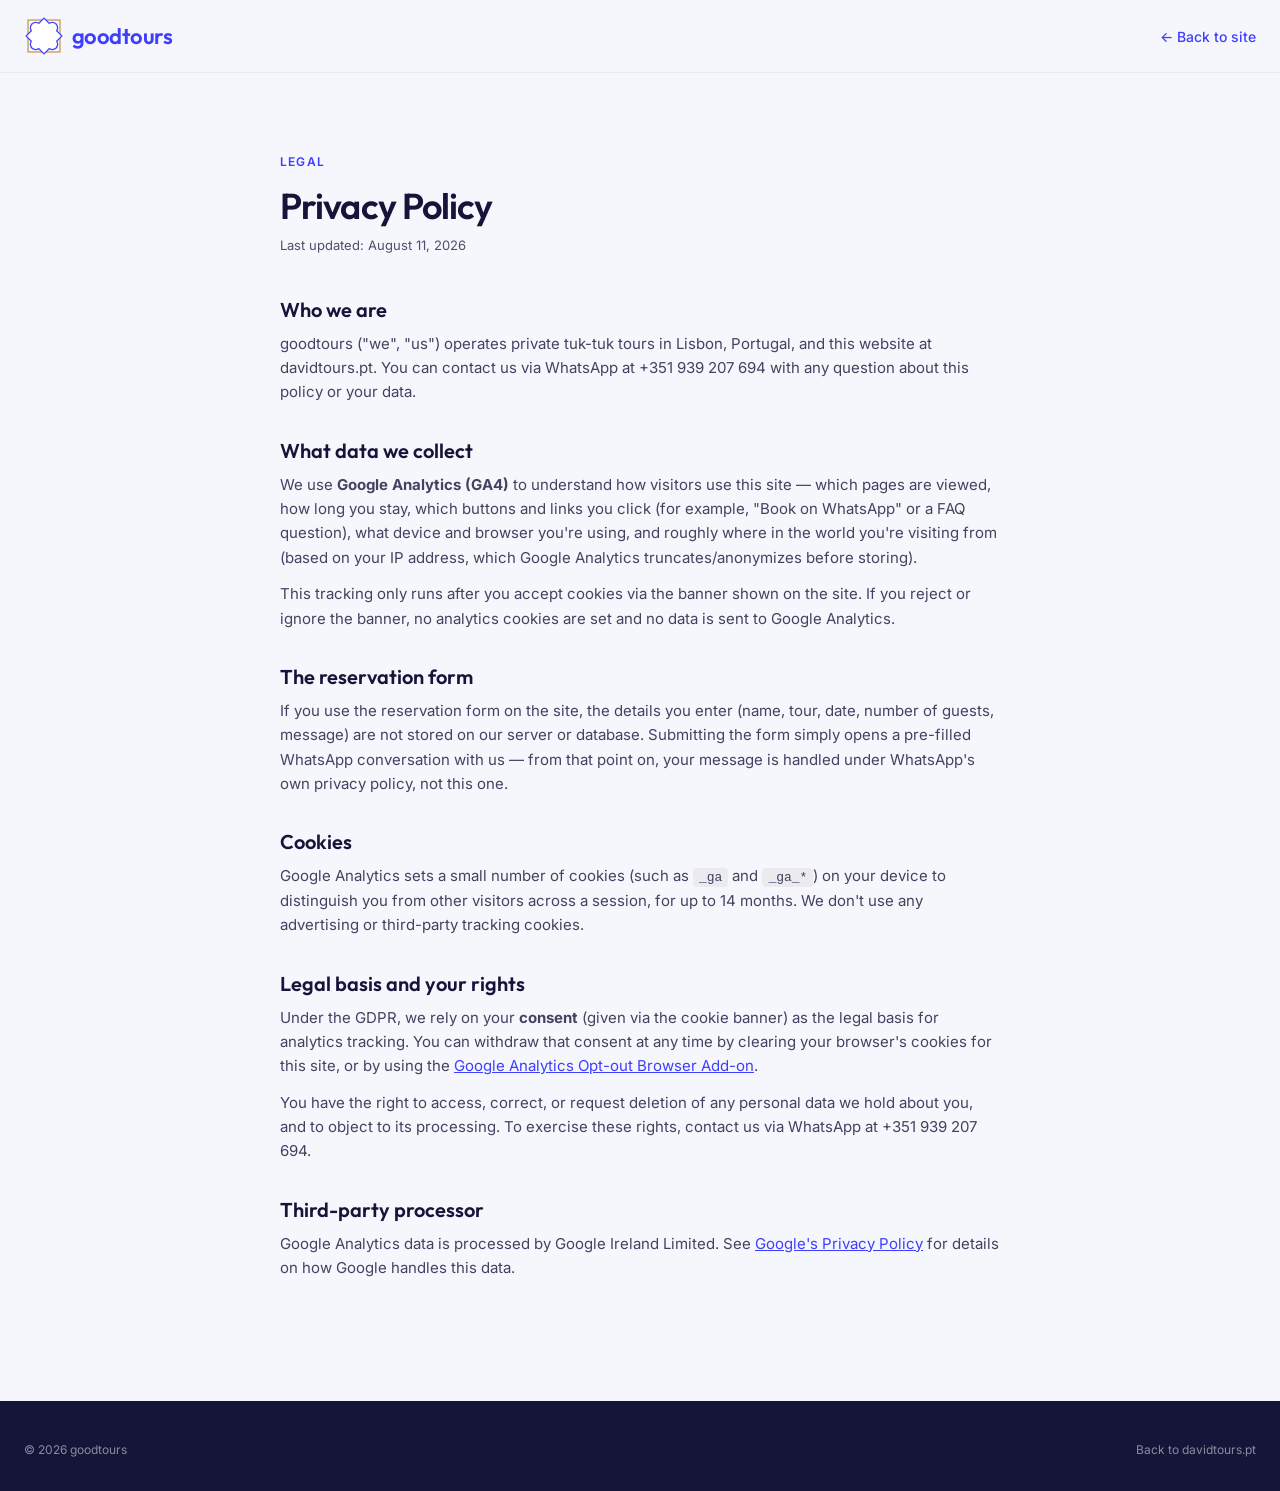
<file: privacy.html>
<!DOCTYPE html>
<html lang="en" class="scroll-smooth">
<head>
<meta charset="UTF-8">
<meta name="viewport" content="width=device-width, initial-scale=1.0">
<title>Privacy Policy | goodtours</title>
<meta name="description" content="Privacy policy for goodtours, a private tuk-tuk tour company in Lisbon — what data we collect, how Google Analytics is used, and your GDPR rights.">
<meta name="robots" content="index, follow">
<link rel="canonical" href="https://davidtours.pt/privacy.html">
<meta name="theme-color" content="#3E3EFF">
<link rel="icon" href="images/favicon.svg" type="image/svg+xml">
<link rel="icon" href="images/favicon-32.png" type="image/png" sizes="32x32">
<link rel="apple-touch-icon" href="images/apple-touch-icon.png">

<!-- Open Graph -->
<meta property="og:type" content="website">
<meta property="og:site_name" content="goodtours">
<meta property="og:title" content="Privacy Policy | goodtours">
<meta property="og:description" content="Privacy policy for goodtours (davidtours.pt) — what data we collect, how Google Analytics is used, cookies, and your GDPR rights.">
<meta property="og:url" content="https://davidtours.pt/privacy.html">
<meta property="og:image" content="https://davidtours.pt/images/belem-tower-tuktuk.jpg">
<meta property="og:image:width" content="1536">
<meta property="og:image:height" content="864">
<meta property="og:image:alt" content="A goodtours tuk-tuk parked in front of Belém Tower in Lisbon">
<meta property="og:locale" content="en_US">

<!-- Twitter -->
<meta name="twitter:card" content="summary_large_image">
<meta name="twitter:title" content="Privacy Policy | goodtours">
<meta name="twitter:description" content="Privacy policy for goodtours (davidtours.pt) — what data we collect, how Google Analytics is used, cookies, and your GDPR rights.">
<meta name="twitter:image" content="https://davidtours.pt/images/belem-tower-tuktuk.jpg">
<meta name="twitter:image:alt" content="A goodtours tuk-tuk parked in front of Belém Tower in Lisbon">

<link rel="stylesheet" href="styles.css">
<link rel="preconnect" href="https://fonts.googleapis.com">
<link rel="preconnect" href="https://fonts.gstatic.com" crossorigin>
<link href="https://fonts.googleapis.com/css2?family=Outfit:wght@500;600;700&family=Inter:wght@400;500;600;700&display=swap" rel="stylesheet" media="print" onload="this.media='all'">
<noscript><link href="https://fonts.googleapis.com/css2?family=Outfit:wght@500;600;700&family=Inter:wght@400;500;600;700&display=swap" rel="stylesheet"></noscript>
<style>
  body { font-family: 'Inter', -apple-system, BlinkMacSystemFont, 'Segoe UI', Helvetica, Arial, sans-serif; }
  h1, h2, .font-display { font-family: 'Outfit', 'Inter', sans-serif; font-weight: 600; }
</style>
</head>
<body class="bg-[#F6F7FC] text-[#15153A] antialiased">

<header class="sticky top-0 z-50 bg-[#F6F7FC]/90 backdrop-blur border-b border-black/5">
  <div class="max-w-7xl mx-auto px-6 flex items-center justify-between py-4">
    <a href="index.html" class="flex items-center gap-2 font-semibold text-[17px] tracking-tight">
      <img src="images/logo-mark.svg" width="64" height="64" alt="" class="w-10 h-10 shrink-0" decoding="async">
      <span class="font-display text-[22px] font-bold text-[#3E3EFF] tracking-tight">goodtours</span>
    </a>
    <a href="index.html" class="text-[14px] font-medium text-[#3E3EFF] hover:underline">← Back to site</a>
  </div>
</header>

<main class="max-w-3xl mx-auto px-6 py-14 md:py-20">
  <p class="text-[12px] tracking-widest uppercase text-[#3E3EFF] font-semibold mb-3">Legal</p>
  <h1 class="text-3xl md:text-4xl font-semibold tracking-tight leading-tight mb-2">Privacy Policy</h1>
  <p class="text-[13px] text-[#15153A]/75 mb-10">Last updated: August 11, 2026</p>

  <div class="space-y-8 text-[15px] leading-relaxed text-[#15153A]/80">
    <section>
      <h2 class="text-xl font-semibold text-[#15153A] mb-2">Who we are</h2>
      <p>goodtours ("we", "us") operates private tuk-tuk tours in Lisbon, Portugal, and this website at davidtours.pt. You can contact us via WhatsApp at +351 939 207 694 with any question about this policy or your data.</p>
    </section>

    <section>
      <h2 class="text-xl font-semibold text-[#15153A] mb-2">What data we collect</h2>
      <p class="mb-3">We use <strong>Google Analytics (GA4)</strong> to understand how visitors use this site — which pages are viewed, how long you stay, which buttons and links you click (for example, "Book on WhatsApp" or a FAQ question), what device and browser you're using, and roughly where in the world you're visiting from (based on your IP address, which Google Analytics truncates/anonymizes before storing).</p>
      <p>This tracking only runs after you accept cookies via the banner shown on the site. If you reject or ignore the banner, no analytics cookies are set and no data is sent to Google Analytics.</p>
    </section>

    <section>
      <h2 class="text-xl font-semibold text-[#15153A] mb-2">The reservation form</h2>
      <p>If you use the reservation form on the site, the details you enter (name, tour, date, number of guests, message) are not stored on our server or database. Submitting the form simply opens a pre-filled WhatsApp conversation with us — from that point on, your message is handled under WhatsApp's own privacy policy, not this one.</p>
    </section>

    <section>
      <h2 class="text-xl font-semibold text-[#15153A] mb-2">Cookies</h2>
      <p>Google Analytics sets a small number of cookies (such as <code class="bg-black/5 px-1.5 py-0.5 rounded text-[13px]">_ga</code> and <code class="bg-black/5 px-1.5 py-0.5 rounded text-[13px]">_ga_*</code>) on your device to distinguish you from other visitors across a session, for up to 14 months. We don't use any advertising or third-party tracking cookies.</p>
    </section>

    <section>
      <h2 class="text-xl font-semibold text-[#15153A] mb-2">Legal basis and your rights</h2>
      <p class="mb-3">Under the GDPR, we rely on your <strong>consent</strong> (given via the cookie banner) as the legal basis for analytics tracking. You can withdraw that consent at any time by clearing your browser's cookies for this site, or by using the <a href="https://tools.google.com/dlpage/gaoptout" target="_blank" rel="noopener noreferrer" class="text-[#3E3EFF] underline hover:no-underline">Google Analytics Opt-out Browser Add-on</a>.</p>
      <p>You have the right to access, correct, or request deletion of any personal data we hold about you, and to object to its processing. To exercise these rights, contact us via WhatsApp at +351 939 207 694.</p>
    </section>

    <section>
      <h2 class="text-xl font-semibold text-[#15153A] mb-2">Third-party processor</h2>
      <p>Google Analytics data is processed by Google Ireland Limited. See <a href="https://policies.google.com/privacy" target="_blank" rel="noopener noreferrer" class="text-[#3E3EFF] underline hover:no-underline">Google's Privacy Policy</a> for details on how Google handles this data.</p>
    </section>
  </div>
</main>

<footer class="bg-[#15153A] text-white pt-10 pb-8 mt-10">
  <div class="max-w-7xl mx-auto px-6 flex items-center justify-between text-[12px] text-white/50">
    <span>© 2026 goodtours</span>
    <a href="index.html" class="hover:text-white/80">Back to davidtours.pt</a>
  </div>
</footer>

</body>
</html>
</file>
<file: styles.css>
/*! tailwindcss v4.3.3 | MIT License | https://tailwindcss.com */
@layer properties{@supports (((-webkit-hyphens:none)) and (not (margin-trim:inline))) or ((-moz-orient:inline) and (not (color:rgb(from red r g b)))){*,:before,:after,::backdrop{--tw-rotate-x:initial;--tw-rotate-y:initial;--tw-rotate-z:initial;--tw-skew-x:initial;--tw-skew-y:initial;--tw-scroll-snap-strictness:proximity;--tw-space-y-reverse:0;--tw-divide-y-reverse:0;--tw-border-style:solid;--tw-leading:initial;--tw-font-weight:initial;--tw-tracking:initial;--tw-shadow:0 0 #0000;--tw-shadow-color:initial;--tw-shadow-alpha:100%;--tw-inset-shadow:0 0 #0000;--tw-inset-shadow-color:initial;--tw-inset-shadow-alpha:100%;--tw-ring-color:initial;--tw-ring-shadow:0 0 #0000;--tw-inset-ring-color:initial;--tw-inset-ring-shadow:0 0 #0000;--tw-ring-inset:initial;--tw-ring-offset-width:0px;--tw-ring-offset-color:#fff;--tw-ring-offset-shadow:0 0 #0000;--tw-backdrop-blur:initial;--tw-backdrop-brightness:initial;--tw-backdrop-contrast:initial;--tw-backdrop-grayscale:initial;--tw-backdrop-hue-rotate:initial;--tw-backdrop-invert:initial;--tw-backdrop-opacity:initial;--tw-backdrop-saturate:initial;--tw-backdrop-sepia:initial;--tw-duration:initial;--tw-outline-style:solid}}}@layer theme{:root,:host{--font-sans:-apple-system, BlinkMacSystemFont, "Segoe UI", Roboto, "Helvetica Neue", "Noto Sans", Arial, sans-serif, "Apple Color Emoji", "Segoe UI Emoji", "Segoe UI Symbol", "Noto Color Emoji";--font-mono:ui-monospace, SFMono-Regular, Menlo, Monaco, Consolas, "Liberation Mono", "Courier New", monospace;--color-black:#000;--color-white:#fff;--spacing:.25rem;--container-lg:32rem;--container-2xl:42rem;--container-3xl:48rem;--container-6xl:72rem;--container-7xl:80rem;--text-xl:1.25rem;--text-xl--line-height:calc(1.75 / 1.25);--text-3xl:1.875rem;--text-3xl--line-height:calc(2.25 / 1.875);--text-4xl:2.25rem;--text-4xl--line-height:calc(2.5 / 2.25);--font-weight-normal:400;--font-weight-medium:500;--font-weight-semibold:600;--font-weight-bold:700;--tracking-tight:-.025em;--tracking-widest:.1em;--leading-tight:1.25;--leading-snug:1.375;--leading-relaxed:1.625;--radius-lg:.5rem;--radius-xl:.75rem;--radius-2xl:1rem;--default-transition-duration:.15s;--default-transition-timing-function:cubic-bezier(.4, 0, .2, 1);--default-font-family:var(--font-sans);--default-mono-font-family:var(--font-mono)}}@layer base{*,:after,:before,::backdrop{box-sizing:border-box;border:0 solid;margin:0;padding:0}::file-selector-button{box-sizing:border-box;border:0 solid;margin:0;padding:0}html,:host{-webkit-text-size-adjust:100%;tab-size:4;line-height:1.5;font-family:var(--default-font-family,-apple-system, BlinkMacSystemFont, "Segoe UI", Roboto, "Helvetica Neue", "Noto Sans", Arial, sans-serif, "Apple Color Emoji", "Segoe UI Emoji", "Segoe UI Symbol", "Noto Color Emoji");font-feature-settings:var(--default-font-feature-settings,normal);font-variation-settings:var(--default-font-variation-settings,normal);-webkit-tap-highlight-color:transparent}hr{height:0;color:inherit;border-top-width:1px}abbr:where([title]){-webkit-text-decoration:underline dotted;text-decoration:underline dotted}h1,h2,h3,h4,h5,h6{font-size:inherit;font-weight:inherit}a{color:inherit;-webkit-text-decoration:inherit;-webkit-text-decoration:inherit;-webkit-text-decoration:inherit;text-decoration:inherit}b,strong{font-weight:bolder}code,kbd,samp,pre{font-family:var(--default-mono-font-family,ui-monospace, SFMono-Regular, Menlo, Monaco, Consolas, "Liberation Mono", "Courier New", monospace);font-feature-settings:var(--default-mono-font-feature-settings,normal);font-variation-settings:var(--default-mono-font-variation-settings,normal);font-size:1em}small{font-size:80%}sub,sup{vertical-align:baseline;font-size:75%;line-height:0;position:relative}sub{bottom:-.25em}sup{top:-.5em}table{text-indent:0;border-color:inherit;border-collapse:collapse}:-moz-focusring:where(:not(iframe)){outline:auto}progress{vertical-align:baseline}summary{display:list-item}ol,ul,menu{list-style:none}img,svg,video,canvas,audio,iframe,embed,object{vertical-align:middle;display:block}img,video{max-width:100%;height:auto}button,input,select,optgroup,textarea{font:inherit;font-feature-settings:inherit;font-variation-settings:inherit;letter-spacing:inherit;color:inherit;opacity:1;background-color:#0000;border-radius:0}::file-selector-button{font:inherit;font-feature-settings:inherit;font-variation-settings:inherit;letter-spacing:inherit;color:inherit;opacity:1;background-color:#0000;border-radius:0}:where(select:is([multiple],[size])) optgroup{font-weight:bolder}:where(select:is([multiple],[size])) optgroup option{padding-inline-start:20px}::file-selector-button{margin-inline-end:4px}::placeholder{opacity:1}@supports (not ((-webkit-appearance:-apple-pay-button))) or (contain-intrinsic-size:1px){::placeholder{color:currentColor}@supports (color:color-mix(in lab, red, red)){::placeholder{color:color-mix(in oklab, currentcolor 50%, transparent)}}}textarea{resize:vertical}::-webkit-search-decoration{-webkit-appearance:none}::-webkit-date-and-time-value{min-height:1lh;text-align:inherit}::-webkit-datetime-edit{display:inline-flex}::-webkit-datetime-edit-fields-wrapper{padding:0}::-webkit-datetime-edit{padding-block:0}::-webkit-datetime-edit-year-field{padding-block:0}::-webkit-datetime-edit-month-field{padding-block:0}::-webkit-datetime-edit-day-field{padding-block:0}::-webkit-datetime-edit-hour-field{padding-block:0}::-webkit-datetime-edit-minute-field{padding-block:0}::-webkit-datetime-edit-second-field{padding-block:0}::-webkit-datetime-edit-millisecond-field{padding-block:0}::-webkit-datetime-edit-meridiem-field{padding-block:0}::-webkit-calendar-picker-indicator{line-height:1}:-moz-ui-invalid{box-shadow:none}button,input:where([type=button],[type=reset],[type=submit]){appearance:button}::file-selector-button{appearance:button}::-webkit-inner-spin-button{height:auto}::-webkit-outer-spin-button{height:auto}[hidden]:where(:not([hidden=until-found])){display:none!important}}@layer components;@layer utilities{.visible{visibility:visible}.sr-only{clip-path:inset(50%);white-space:nowrap;border-width:0;width:1px;height:1px;margin:-1px;padding:0;position:absolute;overflow:hidden}.absolute{position:absolute}.fixed{position:fixed}.relative{position:relative}.static{position:static}.sticky{position:sticky}.inset-0{inset:0}.inset-x-0{inset-inline:0}.top-0{top:0}.right-5{right:calc(var(--spacing) * 5)}.bottom-0{bottom:0}.bottom-5{bottom:calc(var(--spacing) * 5)}.z-40{z-index:40}.z-50{z-index:50}.z-\[100\]{z-index:100}.-mx-5{margin-inline:calc(var(--spacing) * -5)}.mx-auto{margin-inline:auto}.mt-2{margin-top:calc(var(--spacing) * 2)}.mt-3{margin-top:calc(var(--spacing) * 3)}.mt-4{margin-top:calc(var(--spacing) * 4)}.mt-5{margin-top:calc(var(--spacing) * 5)}.mt-6{margin-top:calc(var(--spacing) * 6)}.mt-7{margin-top:calc(var(--spacing) * 7)}.mt-8{margin-top:calc(var(--spacing) * 8)}.mt-10{margin-top:calc(var(--spacing) * 10)}.mb-2{margin-bottom:calc(var(--spacing) * 2)}.mb-3{margin-bottom:calc(var(--spacing) * 3)}.mb-10{margin-bottom:calc(var(--spacing) * 10)}.block{display:block}.flex{display:flex}.grid{display:grid}.hidden{display:none}.inline{display:inline}.inline-block{display:inline-block}.inline-flex{display:inline-flex}.table{display:table}.aspect-\[4\/3\]{aspect-ratio:4/3}.h-8{height:calc(var(--spacing) * 8)}.h-9{height:calc(var(--spacing) * 9)}.h-10{height:calc(var(--spacing) * 10)}.h-\[52px\]{height:52px}.h-full{height:100%}.min-h-11{min-height:calc(var(--spacing) * 11)}.min-h-12{min-height:calc(var(--spacing) * 12)}.min-h-\[52px\]{min-height:52px}.w-8{width:calc(var(--spacing) * 8)}.w-9{width:calc(var(--spacing) * 9)}.w-10{width:calc(var(--spacing) * 10)}.w-\[52px\]{width:52px}.w-\[80\%\]{width:80%}.w-full{width:100%}.max-w-2xl{max-width:var(--container-2xl)}.max-w-3xl{max-width:var(--container-3xl)}.max-w-6xl{max-width:var(--container-6xl)}.max-w-7xl{max-width:var(--container-7xl)}.max-w-lg{max-width:var(--container-lg)}.shrink-0{flex-shrink:0}.transform{transform:var(--tw-rotate-x,) var(--tw-rotate-y,) var(--tw-rotate-z,) var(--tw-skew-x,) var(--tw-skew-y,)}.cursor-pointer{cursor:pointer}.resize{resize:both}.snap-x{scroll-snap-type:x var(--tw-scroll-snap-strictness)}.snap-mandatory{--tw-scroll-snap-strictness:mandatory}.snap-start{scroll-snap-align:start}.scroll-px-5{scroll-padding-inline:calc(var(--spacing) * 5)}.\[scrollbar-width\:none\]{scrollbar-width:none}.list-none{list-style-type:none}.grid-cols-1{grid-template-columns:repeat(1,minmax(0,1fr))}.flex-col{flex-direction:column}.flex-wrap{flex-wrap:wrap}.items-center{align-items:center}.justify-between{justify-content:space-between}.justify-center{justify-content:center}.gap-2{gap:calc(var(--spacing) * 2)}.gap-2\.5{gap:calc(var(--spacing) * 2.5)}.gap-3{gap:calc(var(--spacing) * 3)}.gap-4{gap:calc(var(--spacing) * 4)}.gap-5{gap:calc(var(--spacing) * 5)}.gap-6{gap:calc(var(--spacing) * 6)}.gap-10{gap:calc(var(--spacing) * 10)}:where(.space-y-8>:not(:last-child)){--tw-space-y-reverse:0;margin-block-start:calc(calc(var(--spacing) * 8) * var(--tw-space-y-reverse));margin-block-end:calc(calc(var(--spacing) * 8) * calc(1 - var(--tw-space-y-reverse)))}.gap-x-6{column-gap:calc(var(--spacing) * 6)}.gap-y-2{row-gap:calc(var(--spacing) * 2)}:where(.divide-y>:not(:last-child)){--tw-divide-y-reverse:0;border-bottom-style:var(--tw-border-style);border-top-style:var(--tw-border-style);border-top-width:calc(1px * var(--tw-divide-y-reverse));border-bottom-width:calc(1px * calc(1 - var(--tw-divide-y-reverse)))}:where(.divide-\[\#E8EAF2\]>:not(:last-child)){border-color:#e8eaf2}.overflow-hidden{overflow:hidden}.overflow-x-auto{overflow-x:auto}.scroll-smooth{scroll-behavior:smooth}.rounded{border-radius:.25rem}.rounded-2xl{border-radius:var(--radius-2xl)}.rounded-full{border-radius:3.40282e38px}.rounded-lg{border-radius:var(--radius-lg)}.rounded-xl{border-radius:var(--radius-xl)}.border{border-style:var(--tw-border-style);border-width:1px}.border-t{border-top-style:var(--tw-border-style);border-top-width:1px}.border-b{border-bottom-style:var(--tw-border-style);border-bottom-width:1px}.border-\[\#15153A\]{border-color:#15153a}.border-\[\#D9DCE8\]{border-color:#d9dce8}.border-\[\#E8EAF2\]{border-color:#e8eaf2}.border-black\/5{border-color:#0000000d}@supports (color:color-mix(in lab, red, red)){.border-black\/5{border-color:color-mix(in oklab, var(--color-black) 5%, transparent)}}.bg-\[\#3E3EFF\]{background-color:#3e3eff}.bg-\[\#25D366\]{background-color:#25d366}.bg-\[\#15153A\]{background-color:#15153a}.bg-\[\#EEF0F7\]{background-color:#eef0f7}.bg-\[\#F6F7FB\]{background-color:#f6f7fb}.bg-\[\#F6F7FC\]{background-color:#f6f7fc}.bg-\[\#F6F7FC\]\/90{background-color:oklab(97.6796% .000838906 -.00667256/.9)}.bg-black\/5{background-color:#0000000d}@supports (color:color-mix(in lab, red, red)){.bg-black\/5{background-color:color-mix(in oklab, var(--color-black) 5%, transparent)}}.bg-white{background-color:var(--color-white)}.object-cover{object-fit:cover}.p-6{padding:calc(var(--spacing) * 6)}.px-1\.5{padding-inline:calc(var(--spacing) * 1.5)}.px-4{padding-inline:calc(var(--spacing) * 4)}.px-5{padding-inline:calc(var(--spacing) * 5)}.px-6{padding-inline:calc(var(--spacing) * 6)}.py-0\.5{padding-block:calc(var(--spacing) * .5)}.py-1\.5{padding-block:calc(var(--spacing) * 1.5)}.py-2{padding-block:calc(var(--spacing) * 2)}.py-3{padding-block:calc(var(--spacing) * 3)}.py-4{padding-block:calc(var(--spacing) * 4)}.py-5{padding-block:calc(var(--spacing) * 5)}.py-14{padding-block:calc(var(--spacing) * 14)}.py-16{padding-block:calc(var(--spacing) * 16)}.pt-5{padding-top:calc(var(--spacing) * 5)}.pt-6{padding-top:calc(var(--spacing) * 6)}.pt-10{padding-top:calc(var(--spacing) * 10)}.pt-12{padding-top:calc(var(--spacing) * 12)}.pb-2{padding-bottom:calc(var(--spacing) * 2)}.pb-3{padding-bottom:calc(var(--spacing) * 3)}.pb-5{padding-bottom:calc(var(--spacing) * 5)}.pb-8{padding-bottom:calc(var(--spacing) * 8)}.pb-10{padding-bottom:calc(var(--spacing) * 10)}.pb-16{padding-bottom:calc(var(--spacing) * 16)}.text-left{text-align:left}.text-right{text-align:right}.text-3xl{font-size:var(--text-3xl);line-height:var(--tw-leading,var(--text-3xl--line-height))}.text-xl{font-size:var(--text-xl);line-height:var(--tw-leading,var(--text-xl--line-height))}.text-\[12px\]{font-size:12px}.text-\[13px\]{font-size:13px}.text-\[14px\]{font-size:14px}.text-\[15px\]{font-size:15px}.text-\[16px\]{font-size:16px}.text-\[17px\]{font-size:17px}.text-\[18px\]{font-size:18px}.text-\[20px\]{font-size:20px}.text-\[22px\]{font-size:22px}.text-\[26px\]{font-size:26px}.text-\[32px\]{font-size:32px}.text-\[38px\]{font-size:38px}.leading-\[1\.1\]{--tw-leading:1.1;line-height:1.1}.leading-\[1\.2\]{--tw-leading:1.2;line-height:1.2}.leading-\[1\.06\]{--tw-leading:1.06;line-height:1.06}.leading-\[1\.6\]{--tw-leading:1.6;line-height:1.6}.leading-\[1\.65\]{--tw-leading:1.65;line-height:1.65}.leading-none{--tw-leading:1;line-height:1}.leading-relaxed{--tw-leading:var(--leading-relaxed);line-height:var(--leading-relaxed)}.leading-snug{--tw-leading:var(--leading-snug);line-height:var(--leading-snug)}.leading-tight{--tw-leading:var(--leading-tight);line-height:var(--leading-tight)}.font-bold{--tw-font-weight:var(--font-weight-bold);font-weight:var(--font-weight-bold)}.font-medium{--tw-font-weight:var(--font-weight-medium);font-weight:var(--font-weight-medium)}.font-normal{--tw-font-weight:var(--font-weight-normal);font-weight:var(--font-weight-normal)}.font-semibold{--tw-font-weight:var(--font-weight-semibold);font-weight:var(--font-weight-semibold)}.tracking-\[0\.12em\]{--tw-tracking:.12em;letter-spacing:.12em}.tracking-tight{--tw-tracking:var(--tracking-tight);letter-spacing:var(--tracking-tight)}.tracking-widest{--tw-tracking:var(--tracking-widest);letter-spacing:var(--tracking-widest)}.text-wrap{text-wrap:wrap}.whitespace-nowrap{white-space:nowrap}.text-\[\#3E3EFF\]{color:#3e3eff}.text-\[\#5B5E7A\]{color:#5b5e7a}.text-\[\#6F7290\]{color:#6f7290}.text-\[\#15153A\]{color:#15153a}.text-\[\#15153A\]\/75{color:oklab(22.0746% .0109523 -.0688952/.75)}.text-\[\#15153A\]\/80{color:oklab(22.0746% .0109523 -.0688952/.8)}.text-white{color:var(--color-white)}.text-white\/50{color:#ffffff80}@supports (color:color-mix(in lab, red, red)){.text-white\/50{color:color-mix(in oklab, var(--color-white) 50%, transparent)}}.text-white\/80{color:#fffc}@supports (color:color-mix(in lab, red, red)){.text-white\/80{color:color-mix(in oklab, var(--color-white) 80%, transparent)}}.uppercase{text-transform:uppercase}.underline{text-decoration-line:underline}.decoration-\[\#C6CAE0\]{text-decoration-color:#c6cae0}.underline-offset-4{text-underline-offset:4px}.antialiased{-webkit-font-smoothing:antialiased;-moz-osx-font-smoothing:grayscale}.shadow-\[0_-4px_20px_rgba\(0\,0\,0\,0\.2\)\]{--tw-shadow:0 -4px 20px var(--tw-shadow-color,#0003);box-shadow:var(--tw-inset-shadow), var(--tw-inset-ring-shadow), var(--tw-ring-offset-shadow), var(--tw-ring-shadow), var(--tw-shadow)}.shadow-\[0_8px_24px_-8px_rgba\(0\,0\,0\,0\.35\)\]{--tw-shadow:0 8px 24px -8px var(--tw-shadow-color,#00000059);box-shadow:var(--tw-inset-shadow), var(--tw-inset-ring-shadow), var(--tw-ring-offset-shadow), var(--tw-ring-shadow), var(--tw-shadow)}.backdrop-blur{--tw-backdrop-blur:blur(8px);-webkit-backdrop-filter:var(--tw-backdrop-blur,) var(--tw-backdrop-brightness,) var(--tw-backdrop-contrast,) var(--tw-backdrop-grayscale,) var(--tw-backdrop-hue-rotate,) var(--tw-backdrop-invert,) var(--tw-backdrop-opacity,) var(--tw-backdrop-saturate,) var(--tw-backdrop-sepia,);backdrop-filter:var(--tw-backdrop-blur,) var(--tw-backdrop-brightness,) var(--tw-backdrop-contrast,) var(--tw-backdrop-grayscale,) var(--tw-backdrop-hue-rotate,) var(--tw-backdrop-invert,) var(--tw-backdrop-opacity,) var(--tw-backdrop-saturate,) var(--tw-backdrop-sepia,)}.backdrop-filter{-webkit-backdrop-filter:var(--tw-backdrop-blur,) var(--tw-backdrop-brightness,) var(--tw-backdrop-contrast,) var(--tw-backdrop-grayscale,) var(--tw-backdrop-hue-rotate,) var(--tw-backdrop-invert,) var(--tw-backdrop-opacity,) var(--tw-backdrop-saturate,) var(--tw-backdrop-sepia,);backdrop-filter:var(--tw-backdrop-blur,) var(--tw-backdrop-brightness,) var(--tw-backdrop-contrast,) var(--tw-backdrop-grayscale,) var(--tw-backdrop-hue-rotate,) var(--tw-backdrop-invert,) var(--tw-backdrop-opacity,) var(--tw-backdrop-saturate,) var(--tw-backdrop-sepia,)}.transition{transition-property:color,background-color,border-color,outline-color,text-decoration-color,fill,stroke,--tw-gradient-from,--tw-gradient-via,--tw-gradient-to,opacity,box-shadow,transform,translate,scale,rotate,filter,-webkit-backdrop-filter,backdrop-filter,display,content-visibility,overlay,pointer-events;transition-timing-function:var(--tw-ease,var(--default-transition-timing-function));transition-duration:var(--tw-duration,var(--default-transition-duration))}.transition-colors{transition-property:color,background-color,border-color,outline-color,text-decoration-color,fill,stroke,--tw-gradient-from,--tw-gradient-via,--tw-gradient-to;transition-timing-function:var(--tw-ease,var(--default-transition-timing-function));transition-duration:var(--tw-duration,var(--default-transition-duration))}.transition-transform{transition-property:transform,translate,scale,rotate;transition-timing-function:var(--tw-ease,var(--default-transition-timing-function));transition-duration:var(--tw-duration,var(--default-transition-duration))}.duration-200{--tw-duration:.2s;transition-duration:.2s}.outline-none{--tw-outline-style:none;outline-style:none}.group-open\:rotate-45:is(:where(.group):is([open],:popover-open,:open) *){rotate:45deg}.placeholder\:text-\[\#A0A3BA\]::placeholder{color:#a0a3ba}@media (hover:hover){.hover\:bg-\[\#1FC15B\]:hover{background-color:#1fc15b}.hover\:bg-\[\#2F2FE0\]:hover{background-color:#2f2fe0}.hover\:bg-\[\#3E3EFF\]:hover{background-color:#3e3eff}.hover\:bg-\[\#EEF0F7\]:hover{background-color:#eef0f7}.hover\:text-\[\#3E3EFF\]:hover{color:#3e3eff}.hover\:text-\[\#15153A\]:hover{color:#15153a}.hover\:text-white:hover{color:var(--color-white)}.hover\:text-white\/80:hover{color:#fffc}@supports (color:color-mix(in lab, red, red)){.hover\:text-white\/80:hover{color:color-mix(in oklab, var(--color-white) 80%, transparent)}}.hover\:no-underline:hover{text-decoration-line:none}.hover\:underline:hover{text-decoration-line:underline}.hover\:decoration-\[\#15153A\]:hover{text-decoration-color:#15153a}}.focus\:not-sr-only:focus{clip-path:none;white-space:normal;width:auto;height:auto;margin:0;padding:0;position:static;overflow:visible}.focus\:fixed:focus{position:fixed}.focus\:top-3:focus{top:calc(var(--spacing) * 3)}.focus\:left-3:focus{left:calc(var(--spacing) * 3)}.focus\:z-\[110\]:focus{z-index:110}.focus\:rounded-lg:focus{border-radius:var(--radius-lg)}.focus\:border-\[\#3E3EFF\]:focus{border-color:#3e3eff}.focus\:bg-\[\#3E3EFF\]:focus{background-color:#3e3eff}.focus\:px-4:focus{padding-inline:calc(var(--spacing) * 4)}.focus\:py-3:focus{padding-block:calc(var(--spacing) * 3)}.focus\:text-\[15px\]:focus{font-size:15px}.focus\:font-semibold:focus{--tw-font-weight:var(--font-weight-semibold);font-weight:var(--font-weight-semibold)}.focus\:text-white:focus{color:var(--color-white)}.focus\:ring-1:focus{--tw-ring-shadow:var(--tw-ring-inset,) 0 0 0 calc(1px + var(--tw-ring-offset-width)) var(--tw-ring-color,currentcolor);box-shadow:var(--tw-inset-shadow), var(--tw-inset-ring-shadow), var(--tw-ring-offset-shadow), var(--tw-ring-shadow), var(--tw-shadow)}.focus\:ring-\[\#3E3EFF\]:focus{--tw-ring-color:#3e3eff}.focus\:outline-none:focus{--tw-outline-style:none;outline-style:none}.focus-visible\:outline-2:focus-visible{outline-style:var(--tw-outline-style);outline-width:2px}.focus-visible\:outline-offset-2:focus-visible{outline-offset:2px}.focus-visible\:outline-\[\#3E3EFF\]:focus-visible{outline-color:#3e3eff}@media (min-width:40rem){.sm\:right-8{right:calc(var(--spacing) * 8)}.sm\:col-span-2{grid-column:span 2/span 2}.sm\:-mx-8{margin-inline:calc(var(--spacing) * -8)}.sm\:inline{display:inline}.sm\:inline-flex{display:inline-flex}.sm\:h-auto{height:auto}.sm\:min-h-\[52px\]{min-height:52px}.sm\:w-\[340px\]{width:340px}.sm\:w-auto{width:auto}.sm\:scroll-px-8{scroll-padding-inline:calc(var(--spacing) * 8)}.sm\:grid-cols-2{grid-template-columns:repeat(2,minmax(0,1fr))}.sm\:flex-row{flex-direction:row}.sm\:items-center{align-items:center}.sm\:justify-between{justify-content:space-between}.sm\:justify-start{justify-content:flex-start}.sm\:gap-4{gap:calc(var(--spacing) * 4)}.sm\:gap-6{gap:calc(var(--spacing) * 6)}.sm\:p-8{padding:calc(var(--spacing) * 8)}.sm\:px-8{padding-inline:calc(var(--spacing) * 8)}.sm\:py-4{padding-block:calc(var(--spacing) * 4)}.sm\:pr-5{padding-right:calc(var(--spacing) * 5)}.sm\:pl-3\.5{padding-left:calc(var(--spacing) * 3.5)}.sm\:text-\[15px\]{font-size:15px}.sm\:text-\[18px\]{font-size:18px}.sm\:text-\[19px\]{font-size:19px}.sm\:text-\[38px\]{font-size:38px}.sm\:text-\[48px\]{font-size:48px}.sm\:leading-relaxed{--tw-leading:var(--leading-relaxed);line-height:var(--leading-relaxed)}}@media (min-width:48rem){.md\:col-span-5{grid-column:span 5/span 5}.md\:col-span-7{grid-column:span 7/span 7}.md\:mx-0{margin-inline:0}.md\:mt-12{margin-top:calc(var(--spacing) * 12)}.md\:grid{display:grid}.md\:w-auto{width:auto}.md\:grid-cols-2{grid-template-columns:repeat(2,minmax(0,1fr))}.md\:grid-cols-3{grid-template-columns:repeat(3,minmax(0,1fr))}.md\:grid-cols-12{grid-template-columns:repeat(12,minmax(0,1fr))}.md\:gap-8{gap:calc(var(--spacing) * 8)}.md\:gap-12{gap:calc(var(--spacing) * 12)}.md\:overflow-visible{overflow:visible}.md\:px-0{padding-inline:0}.md\:py-20{padding-block:calc(var(--spacing) * 20)}.md\:py-24{padding-block:calc(var(--spacing) * 24)}.md\:pt-8{padding-top:calc(var(--spacing) * 8)}.md\:pt-20{padding-top:calc(var(--spacing) * 20)}.md\:pb-0{padding-bottom:0}.md\:pb-24{padding-bottom:calc(var(--spacing) * 24)}.md\:text-4xl{font-size:var(--text-4xl);line-height:var(--tw-leading,var(--text-4xl--line-height))}}@media (min-width:64rem){.lg\:col-span-5{grid-column:span 5/span 5}.lg\:col-span-6{grid-column:span 6/span 6}.lg\:col-span-7{grid-column:span 7/span 7}.lg\:col-start-7{grid-column-start:7}.lg\:grid-cols-4{grid-template-columns:repeat(4,minmax(0,1fr))}.lg\:grid-cols-12{grid-template-columns:repeat(12,minmax(0,1fr))}.lg\:gap-12{gap:calc(var(--spacing) * 12)}.lg\:text-\[56px\]{font-size:56px}}.\[\&\:\:-webkit-scrollbar\]\:hidden::-webkit-scrollbar{display:none}}@property --tw-rotate-x{syntax:"*";inherits:false}@property --tw-rotate-y{syntax:"*";inherits:false}@property --tw-rotate-z{syntax:"*";inherits:false}@property --tw-skew-x{syntax:"*";inherits:false}@property --tw-skew-y{syntax:"*";inherits:false}@property --tw-scroll-snap-strictness{syntax:"*";inherits:false;initial-value:proximity}@property --tw-space-y-reverse{syntax:"*";inherits:false;initial-value:0}@property --tw-divide-y-reverse{syntax:"*";inherits:false;initial-value:0}@property --tw-border-style{syntax:"*";inherits:false;initial-value:solid}@property --tw-leading{syntax:"*";inherits:false}@property --tw-font-weight{syntax:"*";inherits:false}@property --tw-tracking{syntax:"*";inherits:false}@property --tw-shadow{syntax:"*";inherits:false;initial-value:0 0 #0000}@property --tw-shadow-color{syntax:"*";inherits:false}@property --tw-shadow-alpha{syntax:"<percentage>";inherits:false;initial-value:100%}@property --tw-inset-shadow{syntax:"*";inherits:false;initial-value:0 0 #0000}@property --tw-inset-shadow-color{syntax:"*";inherits:false}@property --tw-inset-shadow-alpha{syntax:"<percentage>";inherits:false;initial-value:100%}@property --tw-ring-color{syntax:"*";inherits:false}@property --tw-ring-shadow{syntax:"*";inherits:false;initial-value:0 0 #0000}@property --tw-inset-ring-color{syntax:"*";inherits:false}@property --tw-inset-ring-shadow{syntax:"*";inherits:false;initial-value:0 0 #0000}@property --tw-ring-inset{syntax:"*";inherits:false}@property --tw-ring-offset-width{syntax:"<length>";inherits:false;initial-value:0}@property --tw-ring-offset-color{syntax:"*";inherits:false;initial-value:#fff}@property --tw-ring-offset-shadow{syntax:"*";inherits:false;initial-value:0 0 #0000}@property --tw-backdrop-blur{syntax:"*";inherits:false}@property --tw-backdrop-brightness{syntax:"*";inherits:false}@property --tw-backdrop-contrast{syntax:"*";inherits:false}@property --tw-backdrop-grayscale{syntax:"*";inherits:false}@property --tw-backdrop-hue-rotate{syntax:"*";inherits:false}@property --tw-backdrop-invert{syntax:"*";inherits:false}@property --tw-backdrop-opacity{syntax:"*";inherits:false}@property --tw-backdrop-saturate{syntax:"*";inherits:false}@property --tw-backdrop-sepia{syntax:"*";inherits:false}@property --tw-duration{syntax:"*";inherits:false}@property --tw-outline-style{syntax:"*";inherits:false;initial-value:solid}
</file>
